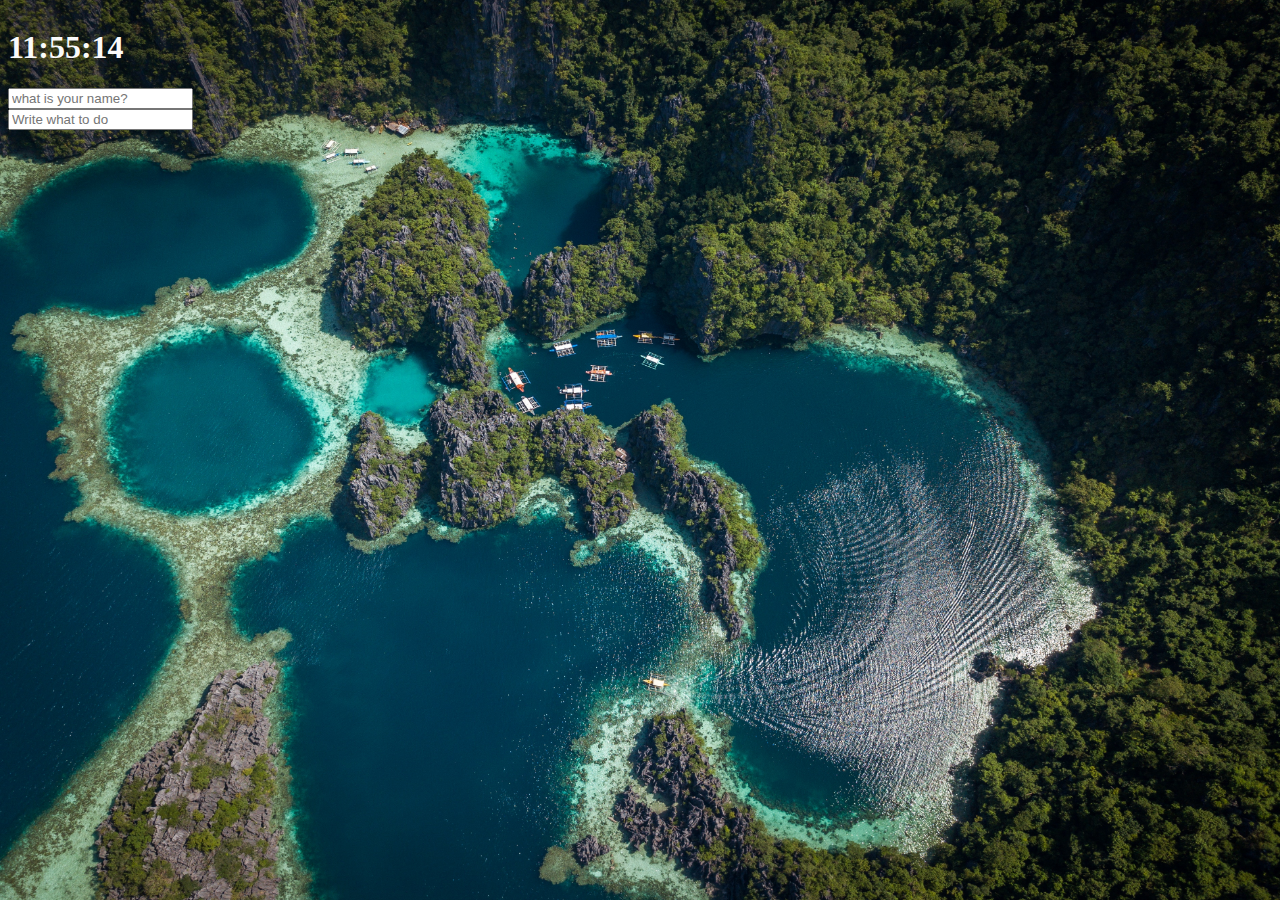
<file: ToDoList/index.html>
<!DOCTYPE html>
<html>
    <head>
        <title>Todolist</title>
        <link rel="stylesheet" href="index.css"/>
    </head>
    <body>
        <div class="js-clock">
            <h1>00:00</h1>
        </div>
        <form class = "js-form form">
            <input type="text" placeholder="what is your name?">
        </form>
        <h4 class="js-greetings greetings"></h4>
        <form class = "js-toDoForm">
            <input type="text" placeholder="Write what to do"/>
        </form>
        <ul class= "js-toDoList">  
        </ul>
        <span class="js-weather"></span>
        <script src="clock.js"></script>
        <script src="gretting.js"></script>
        <script src="todo.js"></script>
        <script src="bg.js"></script>
        <script src="weather.js"></script>
    </body>
</html>
</file>
<file: ToDoList/index.css>
body{
    align-content: center;
    background-color:#2c3e50;
}

.btn{
    cursor: pointer;
}

body{
    align-content: center;
    color:#fafafa;
}

.clicked{
    color:#f1c40f; 
}

.form,
.greetings{
    display: none;
}

.showing{
    display: block;
}


@keyframes fadeIn{
    from{
        opacity: 0;
    }
    to{
        opacity: 1;
    }
}

.bgImage{
    position: absolute;
    top: 0;
    left: 0;
    width: 100%;
    height: 100%;
    z-index:-1;
    animation: fadeIn 0.5s linear;
}
</file>
